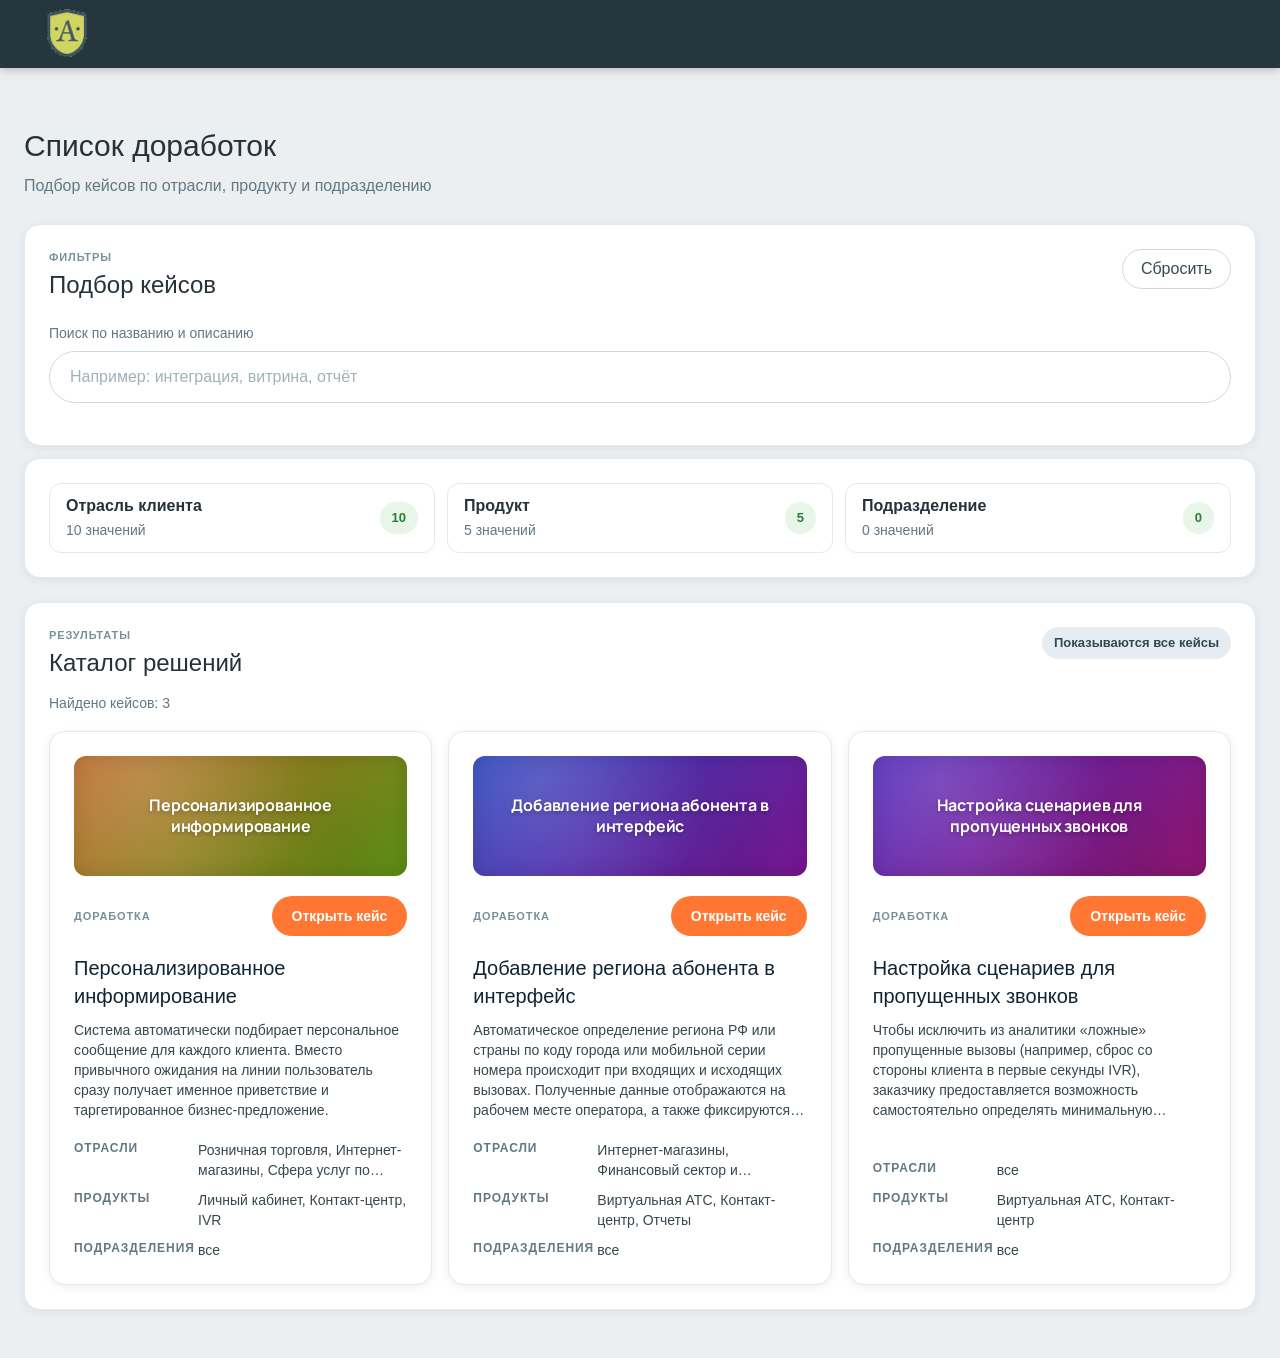
<file: index.html>
<!DOCTYPE html>
<html lang="ru">
<head>
  <meta charset="UTF-8">
  <meta name="viewport" content="width=device-width, initial-scale=1.0">
  <title>Дашборд кейсов доработок</title>
  <meta
    name="description"
    content="Одностраничный каталог кейсов доработок с фильтрами по отрасли, продукту и подразделению."
  >
  <link rel="preconnect" href="https://fonts.googleapis.com">
  <link rel="preconnect" href="https://fonts.gstatic.com" crossorigin>
  <link
    href="https://fonts.googleapis.com/css2?family=Manrope:wght@400;500;600;700;800&display=swap"
    rel="stylesheet"
  >
  <link rel="stylesheet" href="styles.css">
</head>
<body>
  <div class="lk-shell">
    <header class="topbar">
      <div class="logo-mark" aria-label="Mango Academy">
        <img src="./assets/mango-academy-mark.png" alt="Mango Academy">
      </div>
    </header>

    <div class="workspace">
      <main class="page-shell">
        <section class="content-header">
          <div>
            <h1>Список доработок</h1>
            <p>Подбор кейсов по отрасли, продукту и подразделению</p>
          </div>
        </section>

        <section class="filters-panel">
          <div class="panel-heading">
            <div>
              <p class="panel-heading__eyebrow">Фильтры</p>
              <h2>Подбор кейсов</h2>
            </div>
            <button class="ghost-button" id="reset-filters" type="button">Сбросить</button>
          </div>

          <label class="search-box" for="search-input">
            <span class="search-box__label">Поиск по названию и описанию</span>
            <input
              id="search-input"
              type="search"
              placeholder="Например: интеграция, витрина, отчёт"
              autocomplete="off"
            >
          </label>
        </section>

        <section class="filter-groups-shell filters-panel--top" aria-label="Фильтры">
          <div class="filter-groups" id="filter-groups"></div>
        </section>

        <section class="results-panel">
          <div class="results-toolbar">
            <div>
              <p class="panel-heading__eyebrow">Результаты</p>
              <h2>Каталог решений</h2>
            </div>
            <div class="active-filters" id="active-filters"></div>
          </div>

          <div class="results-state" id="results-state">Загружаю кейсы…</div>
          <div class="cards-grid" id="cards-grid" aria-live="polite"></div>
        </section>
      </main>
    </div>
  </div>

  <template id="case-card-template">
    <article class="case-card">
      <div class="case-card__body">
        <div class="case-card__visual" aria-hidden="true"></div>
        <div class="case-card__topline">
          <p class="case-card__eyebrow">Доработка</p>
          <a class="case-card__link" target="_blank" rel="noopener noreferrer">Открыть кейс</a>
        </div>
        <h3 class="case-card__title"></h3>
        <p class="case-card__description"></p>
        <div class="meta-block">
          <div class="meta-group">
            <span class="meta-group__label">Отрасли</span>
            <p class="meta-group__value" data-field="industries"></p>
          </div>
          <div class="meta-group">
            <span class="meta-group__label">Продукты</span>
            <p class="meta-group__value" data-field="products"></p>
          </div>
          <div class="meta-group">
            <span class="meta-group__label">Подразделения</span>
            <p class="meta-group__value" data-field="divisions"></p>
          </div>
        </div>
      </div>
    </article>
  </template>

  <script src="app.js" defer></script>
</body>
</html>
</file>
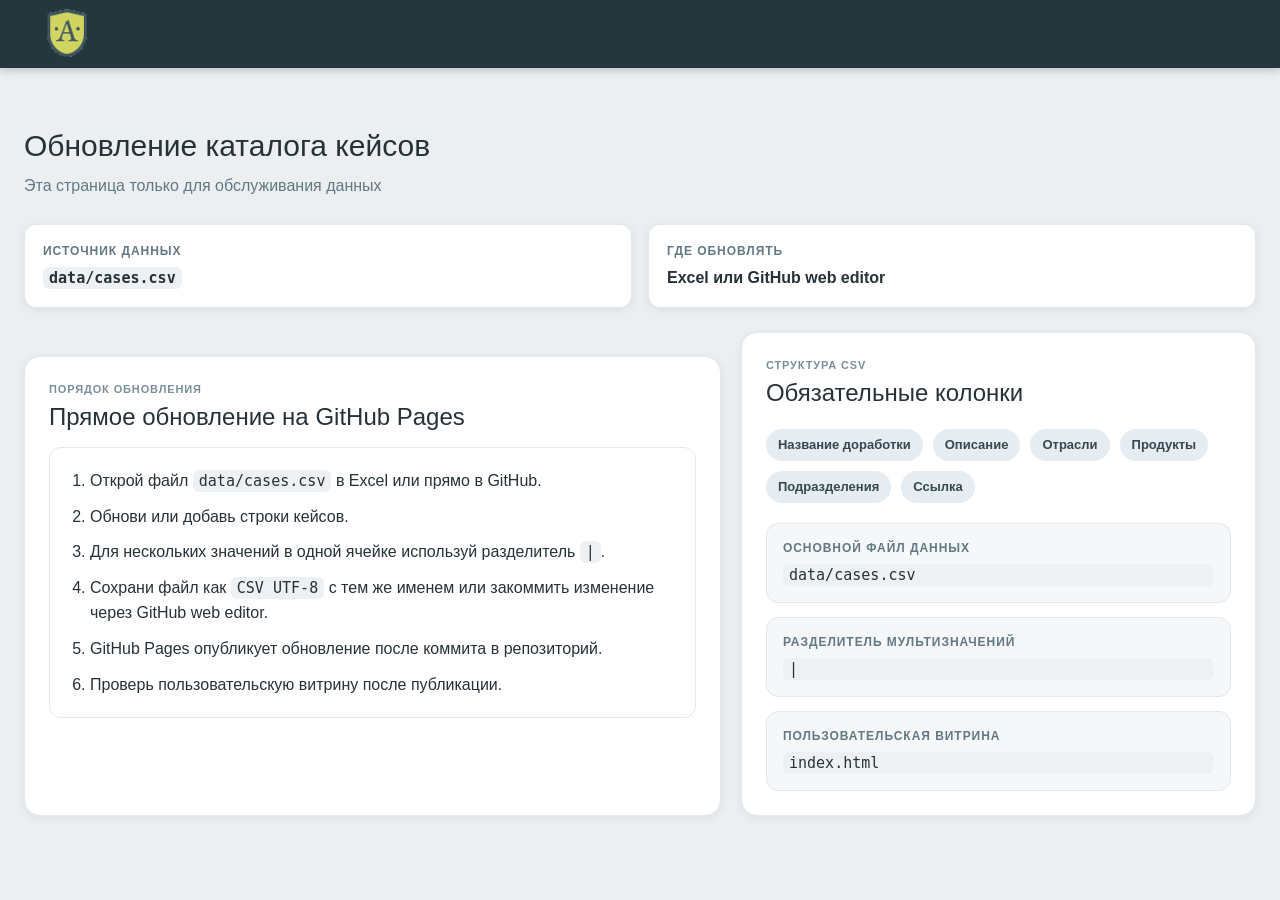
<file: admin.html>
<!DOCTYPE html>
<html lang="ru">
<head>
  <meta charset="UTF-8">
  <meta name="viewport" content="width=device-width, initial-scale=1.0">
  <title>Админка базы кейсов</title>
  <meta
    name="description"
    content="Внутренняя админ-страница для обновления базы кейсов Mango Academy."
  >
  <link rel="preconnect" href="https://fonts.googleapis.com">
  <link rel="preconnect" href="https://fonts.gstatic.com" crossorigin>
  <link
    href="https://fonts.googleapis.com/css2?family=Manrope:wght@400;500;600;700;800&display=swap"
    rel="stylesheet"
  >
  <link rel="stylesheet" href="styles.css">
</head>
<body>
  <div class="lk-shell">
    <header class="topbar">
      <div class="logo-mark" aria-label="Mango Academy">
        <img src="./assets/mango-academy-mark.png" alt="Mango Academy">
      </div>
    </header>

    <div class="workspace">
      <main class="page-shell">
        <section class="content-header">
          <div>
            <h1>Обновление каталога кейсов</h1>
            <p>Эта страница только для обслуживания данных</p>
          </div>
        </section>

        <section class="admin-summary">
          <div class="stat-card">
            <span class="stat-card__label">Источник данных</span>
            <strong class="stat-card__note"><code>data/cases.csv</code></strong>
          </div>
          <div class="stat-card">
            <span class="stat-card__label">Где обновлять</span>
            <strong class="stat-card__note">Excel или GitHub web editor</strong>
          </div>
        </section>

        <div class="admin-layout">
          <section class="results-panel">
            <div class="results-toolbar">
              <div>
                <p class="panel-heading__eyebrow">Порядок обновления</p>
                <h2>Прямое обновление на GitHub Pages</h2>
              </div>
            </div>

            <section class="workflow-panel workflow-panel--admin">
              <ol class="workflow-list">
                <li>Открой файл <code>data/cases.csv</code> в Excel или прямо в GitHub.</li>
                <li>Обнови или добавь строки кейсов.</li>
                <li>Для нескольких значений в одной ячейке используй разделитель <code>|</code>.</li>
                <li>Сохрани файл как <code>CSV UTF-8</code> с тем же именем или закоммить изменение через GitHub web editor.</li>
                <li>GitHub Pages опубликует обновление после коммита в репозиторий.</li>
                <li>Проверь пользовательскую витрину после публикации.</li>
              </ol>
            </section>
          </section>

          <section class="filters-panel admin-card">
            <div class="panel-heading">
              <div>
                <p class="panel-heading__eyebrow">Структура CSV</p>
                <h2>Обязательные колонки</h2>
              </div>
            </div>

            <div class="admin-tags">
              <span class="chip">Название доработки</span>
              <span class="chip">Описание</span>
              <span class="chip">Отрасли</span>
              <span class="chip">Продукты</span>
              <span class="chip">Подразделения</span>
              <span class="chip">Ссылка</span>
            </div>

            <div class="admin-command-list">
              <div class="admin-command">
                <span class="meta-group__label">Основной файл данных</span>
                <code>data/cases.csv</code>
              </div>
              <div class="admin-command">
                <span class="meta-group__label">Разделитель мультизначений</span>
                <code>|</code>
              </div>
              <div class="admin-command">
                <span class="meta-group__label">Пользовательская витрина</span>
                <code>index.html</code>
              </div>
            </div>
          </section>
        </div>
      </main>
    </div>
  </div>
</body>
</html>
</file>
<file: styles.css>
:root {
  --bg: #eceff1;
  --header: #26363d;
  --surface: #ffffff;
  --surface-soft: #f5f7f8;
  --surface-selected: #e5edf3;
  --border: #d3dae0;
  --border-light: #e4e8eb;
  --text: #263238;
  --muted: #627884;
  --icon: #37474f;
  --primary: #43a047;
  --primary-hover: #388e3c;
  --accent: #ff7733;
  --accent-hover: #ff9966;
  --info: #1e88e5;
  --radius-lg: 16px;
  --radius-md: 12px;
  --radius-sm: 6px;
  --shadow-card: 0 2px 8px rgba(38, 50, 56, 0.08);
  --shadow-card-hover: 0 6px 14px rgba(38, 50, 56, 0.18);
  --topbar-height: 68px;
  --container: 1240px;
}

*,
*::before,
*::after {
  box-sizing: border-box;
}

html {
  font-size: 16px;
}

body {
  margin: 0;
  min-height: 100vh;
  font-family: Roboto, Arial, sans-serif;
  color: var(--text);
  background: var(--bg);
}

a {
  color: inherit;
}

button,
input {
  font: inherit;
}

.lk-shell {
  min-height: 100vh;
}

.topbar {
  position: relative;
  z-index: 40;
  display: flex;
  align-items: center;
  min-height: var(--topbar-height);
  padding: 0 44px;
  background: var(--header);
  color: #ffffff;
  box-shadow: 0 2px 8px rgba(55, 71, 79, 0.3);
}

.logo-mark {
  display: inline-flex;
  align-items: center;
  min-width: 0;
}

.logo-mark img {
  display: block;
  width: 46px;
  height: auto;
  max-height: 50px;
  object-fit: contain;
}

.workspace {
  min-height: calc(100vh - var(--topbar-height));
}

.nav-icon {
  position: relative;
  width: 18px;
  height: 18px;
  flex: 0 0 auto;
  color: var(--icon);
}

.nav-icon::before,
.nav-icon::after {
  content: "";
  position: absolute;
  display: block;
}

.nav-icon--home::before {
  inset: 7px 3px 2px;
  background: currentColor;
  border-radius: 2px;
}

.nav-icon--home::after {
  left: 2px;
  top: 2px;
  width: 14px;
  height: 14px;
  border-left: 8px solid transparent;
  border-right: 8px solid transparent;
  border-bottom: 9px solid currentColor;
  transform: scaleX(0.78);
}

.nav-icon--grid::before {
  inset: 2px;
  border: 2px solid currentColor;
  border-radius: 2px;
  box-shadow: inset 5px 0 0 rgba(55, 71, 79, 0.18), inset -5px 0 0 rgba(55, 71, 79, 0.18);
}

.nav-icon--phone::before {
  inset: 1px 5px;
  border: 2px solid currentColor;
  border-radius: 4px;
}

.nav-icon--phone::after {
  left: 8px;
  bottom: 4px;
  width: 2px;
  height: 2px;
  border-radius: 50%;
  background: currentColor;
}

.nav-icon--link::before {
  left: 1px;
  top: 7px;
  width: 16px;
  height: 4px;
  border-radius: 6px;
  border: 2px solid currentColor;
  transform: rotate(-35deg);
}

.nav-icon--chart::before {
  left: 2px;
  bottom: 2px;
  width: 3px;
  height: 7px;
  background: currentColor;
  box-shadow: 6px -4px 0 currentColor, 12px -9px 0 currentColor;
}

.nav-icon--dialog::before {
  inset: 3px 2px 5px;
  background: currentColor;
  border-radius: 4px;
}

.nav-icon--dialog::after {
  left: 5px;
  bottom: 2px;
  border-top: 5px solid currentColor;
  border-right: 5px solid transparent;
}

.nav-icon--users::before {
  left: 2px;
  top: 2px;
  width: 6px;
  height: 6px;
  border-radius: 50%;
  background: currentColor;
  box-shadow: 8px 0 0 currentColor;
}

.nav-icon--users::after {
  left: 0;
  bottom: 2px;
  width: 18px;
  height: 7px;
  border-radius: 10px 10px 2px 2px;
  background: currentColor;
}

.nav-icon--wallet::before {
  inset: 3px 1px;
  border: 2px solid currentColor;
  border-radius: 3px;
}

.nav-icon--wallet::after {
  right: 2px;
  top: 7px;
  width: 6px;
  height: 5px;
  border-radius: 3px 0 0 3px;
  background: currentColor;
}

.nav-icon--settings::before {
  inset: 3px;
  border: 4px solid currentColor;
  border-radius: 50%;
}

.nav-icon--settings::after {
  left: 8px;
  top: 0;
  width: 2px;
  height: 18px;
  background: currentColor;
  box-shadow: -6px 6px 0 -1px currentColor, 6px -6px 0 -1px currentColor;
  transform: rotate(45deg);
}

.page-shell {
  width: min(calc(100% - 48px), var(--container));
  margin: 0 auto;
  padding: 26px 0 48px;
}

.content-header {
  min-height: 116px;
  padding: 34px 0 26px;
}

.content-header h1 {
  margin: 0;
  font-size: 30px;
  line-height: 36px;
  font-weight: 400;
  color: #263238;
}

.content-header p {
  margin: 10px 0 0;
  color: var(--muted);
  font-size: 16px;
  line-height: 24px;
}

.tabs-strip {
  display: flex;
  align-items: center;
  min-height: 64px;
  margin-bottom: 24px;
  padding: 0 12px;
  border-radius: 4px;
  background: var(--surface);
}

.tabs-strip__tab {
  display: inline-flex;
  align-items: center;
  min-height: 48px;
  padding: 0 16px;
  border-radius: 8px;
  color: var(--text);
  font-size: 14px;
}

.tabs-strip__tab--active {
  background: var(--surface-soft);
}

.filters-panel,
.filter-groups-shell,
.results-panel {
  border: 1px solid var(--border-light);
  border-radius: var(--radius-lg);
  background: var(--surface);
  box-shadow: var(--shadow-card);
}

.filters-panel,
.filter-groups-shell,
.results-panel {
  padding: 24px;
}

.filters-panel--top {
  position: sticky;
  top: 0;
  z-index: 20;
}

.filter-groups-shell {
  margin-top: 12px;
}

.panel-heading,
.results-toolbar {
  display: flex;
  align-items: flex-start;
  justify-content: space-between;
  gap: 16px;
}

.panel-heading__eyebrow,
.case-card__eyebrow {
  margin: 0;
  text-transform: uppercase;
  letter-spacing: 0.08em;
  font-size: 11px;
  line-height: 16px;
  font-weight: 700;
  color: #78909c;
}

.panel-heading h2,
.results-toolbar h2 {
  margin: 4px 0 0;
  font-size: 24px;
  line-height: 32px;
  font-weight: 500;
  color: #263238;
}

.ghost-button {
  min-height: 40px;
  border: 1px solid var(--border);
  border-radius: 24px;
  background: #ffffff;
  color: #37474f;
  padding: 8px 18px;
  cursor: pointer;
  transition: background 0.18s ease, border-color 0.18s ease;
}

.ghost-button:hover,
.ghost-button:focus-visible {
  background: var(--surface-soft);
  border-color: #a0b1b9;
}

.search-box {
  display: flex;
  flex-direction: column;
  gap: 8px;
  margin: 22px 0 18px;
}

.search-box__label {
  font-size: 14px;
  line-height: 20px;
  color: var(--muted);
}

.search-box input {
  width: 100%;
  min-height: 52px;
  border: 1px solid var(--border);
  border-radius: 28px;
  background: #ffffff;
  padding: 0 20px;
  color: var(--text);
  font-size: 16px;
}

.search-box input::placeholder {
  color: #a0b1b9;
}

.search-box input:focus-visible {
  outline: none;
  border-color: var(--primary);
  box-shadow: 0 0 0 3px rgba(67, 160, 71, 0.18);
}

.filter-groups {
  display: grid;
  grid-template-columns: repeat(3, minmax(0, 1fr));
  gap: 12px;
}

.filter-group {
  position: relative;
  border: 1px solid var(--border-light);
  border-radius: var(--radius-md);
  background: #ffffff;
}

.filter-group[open] {
  z-index: 25;
  box-shadow: var(--shadow-card-hover);
}

.filter-group summary {
  display: flex;
  align-items: center;
  justify-content: space-between;
  gap: 12px;
  min-height: 64px;
  padding: 12px 16px;
  list-style: none;
  cursor: pointer;
}

.filter-group summary::-webkit-details-marker {
  display: none;
}

.filter-group__meta {
  display: flex;
  flex-direction: column;
  gap: 4px;
  min-width: 0;
}

.filter-group__label {
  font-size: 16px;
  line-height: 20px;
  font-weight: 700;
}

.filter-group__status {
  color: var(--muted);
  font-size: 14px;
  line-height: 20px;
  white-space: nowrap;
  overflow: hidden;
  text-overflow: ellipsis;
}

.filter-group__body {
  display: grid;
  gap: 12px;
  position: absolute;
  top: calc(100% + 8px);
  left: 0;
  right: 0;
  padding: 16px;
  border: 1px solid var(--border-light);
  border-radius: var(--radius-md);
  background: #ffffff;
  box-shadow: var(--shadow-card-hover);
}

.filter-actions {
  display: flex;
  gap: 8px;
  flex-wrap: wrap;
}

.filter-action {
  min-height: 34px;
  border: 0;
  border-radius: 18px;
  padding: 6px 12px;
  cursor: pointer;
  background: #edf1f3;
  color: #37474f;
}

.filter-action:hover {
  background: #e0e7eb;
}

.checkbox-list {
  display: grid;
  gap: 8px;
  max-height: 260px;
  overflow: auto;
  padding-right: 4px;
}

.checkbox-item {
  display: flex;
  align-items: flex-start;
  gap: 10px;
  padding: 10px 12px;
  border-radius: 10px;
  background: var(--surface-soft);
}

.checkbox-item input {
  accent-color: var(--primary);
  margin-top: 2px;
}

.checkbox-item__text {
  display: flex;
  flex-direction: column;
  gap: 2px;
}

.checkbox-item__label {
  font-size: 14px;
  line-height: 20px;
}

.checkbox-item__hint {
  font-size: 12px;
  line-height: 16px;
  color: var(--muted);
}

.results-panel {
  margin-top: 24px;
}

.results-toolbar {
  margin-bottom: 14px;
}

.active-filters {
  display: flex;
  flex-wrap: wrap;
  justify-content: flex-end;
  gap: 8px;
}

.results-state {
  margin-bottom: 18px;
  color: var(--muted);
  font-size: 14px;
  line-height: 20px;
}

.cards-grid {
  display: grid;
  gap: 16px;
  grid-template-columns: repeat(auto-fit, minmax(300px, 1fr));
}

.case-card {
  min-height: 360px;
  border: 1px solid var(--border-light);
  border-radius: var(--radius-lg);
  background: #ffffff;
  box-shadow: var(--shadow-card);
  overflow: hidden;
  transition: transform 0.18s ease, box-shadow 0.18s ease;
}

.case-card:hover {
  transform: translateY(-2px);
  box-shadow: var(--shadow-card-hover);
}

.case-card__body {
  display: flex;
  flex-direction: column;
  min-height: 100%;
  padding: 24px;
}

.case-card__visual {
  display: flex;
  align-items: center;
  justify-content: center;
  min-height: 120px;
  margin-bottom: 20px;
  border-radius: var(--radius-md);
  padding: 16px;
  text-align: center;
  color: #ffffff;
  font-weight: 700;
  font-size: 16px;
  line-height: 1.3;
  text-shadow: 0 2px 4px rgba(0, 0, 0, 0.25);
  position: relative;
  overflow: hidden;
  box-shadow: inset 0 0 20px rgba(0, 0, 0, 0.15);
}

.case-card__visual::before {
  content: "";
  position: absolute;
  inset: 0;
  background: radial-gradient(circle at 20% 20%, rgba(255, 255, 255, 0.18) 0%, transparent 60%),
              radial-gradient(circle at 80% 80%, rgba(0, 0, 0, 0.12) 0%, transparent 60%);
  z-index: 1;
}

.case-card__visual-text {
  position: relative;
  z-index: 2;
  display: -webkit-box;
  -webkit-line-clamp: 3;
  -webkit-box-orient: vertical;
  overflow: hidden;
  font-family: 'Manrope', sans-serif;
  letter-spacing: -0.01em;
}

.case-card__topline {
  display: flex;
  align-items: center;
  justify-content: space-between;
  gap: 16px;
}

.case-card__link {
  display: inline-flex;
  align-items: center;
  justify-content: center;
  min-height: 40px;
  padding: 0 20px;
  border-radius: 20px;
  text-decoration: none;
  background: var(--accent);
  color: #ffffff;
  font-size: 14px;
  line-height: 20px;
  font-weight: 700;
  white-space: nowrap;
}

.case-card__link:hover {
  background: var(--accent-hover);
}

.case-card__title {
  margin: 18px 0 10px;
  font-size: 20px;
  line-height: 28px;
  font-weight: 400;
  color: #102433;
}

.case-card__description {
  margin: 0 0 20px;
  color: #37474f;
  font-size: 14px;
  line-height: 20px;
  display: -webkit-box;
  -webkit-line-clamp: 5;
  -webkit-box-orient: vertical;
  overflow: hidden;
}

.meta-block {
  display: grid;
  gap: 10px;
  margin-top: auto;
}

.meta-group {
  display: grid;
  gap: 12px;
  grid-template-columns: 112px minmax(0, 1fr);
  align-items: start;
}

.meta-group__label {
  font-size: 12px;
  line-height: 16px;
  font-weight: 700;
  color: var(--muted);
  text-transform: uppercase;
  letter-spacing: 0.08em;
}

.meta-group__value {
  margin: 0;
  color: #37474f;
  font-size: 14px;
  line-height: 20px;
  display: -webkit-box;
  -webkit-line-clamp: 2;
  -webkit-box-orient: vertical;
  overflow: hidden;
}

.chip {
  display: inline-flex;
  align-items: center;
  min-height: 32px;
  padding: 0 12px;
  border-radius: 18px;
  background: var(--surface-selected);
  color: #37474f;
  font-size: 13px;
  line-height: 18px;
  font-weight: 700;
}

.filter-group summary .chip {
  background: #e8f5e9;
  color: #2e7d32;
}

.empty-state {
  padding: 28px;
  border-radius: var(--radius-md);
  background: var(--surface-soft);
  border: 1px dashed var(--border);
  color: var(--muted);
}

.workflow-panel {
  margin-top: 18px;
  padding: 20px;
  border-radius: var(--radius-md);
  border: 1px solid var(--border-light);
  background: #ffffff;
}

.workflow-list {
  margin: 0;
  padding-left: 20px;
  color: var(--text);
  line-height: 1.6;
}

.workflow-list li + li {
  margin-top: 10px;
}

.workflow-panel--admin {
  margin-top: 0;
}

.admin-summary {
  display: grid;
  grid-template-columns: repeat(2, minmax(0, 1fr));
  gap: 16px;
  margin-bottom: 24px;
}

.stat-card {
  display: grid;
  gap: 8px;
  padding: 18px;
  border: 1px solid var(--border-light);
  border-radius: var(--radius-md);
  background: #ffffff;
  box-shadow: var(--shadow-card);
}

.stat-card__label {
  color: var(--muted);
  font-size: 12px;
  line-height: 16px;
  text-transform: uppercase;
  letter-spacing: 0.08em;
  font-weight: 700;
}

.stat-card__note {
  color: var(--text);
  font-size: 16px;
  line-height: 22px;
}

.admin-layout {
  display: grid;
  grid-template-columns: minmax(0, 1.15fr) minmax(300px, 0.85fr);
  gap: 20px;
}

.admin-card {
  display: grid;
  align-content: start;
  gap: 20px;
}

.admin-tags {
  display: flex;
  flex-wrap: wrap;
  gap: 10px;
}

.admin-command-list {
  display: grid;
  gap: 14px;
}

.admin-command {
  display: grid;
  gap: 8px;
  padding: 16px;
  border-radius: var(--radius-md);
  background: var(--surface-soft);
  border: 1px solid var(--border-light);
}

.admin-command code,
.workflow-list code,
.stat-card code {
  font-family: ui-monospace, SFMono-Regular, Menlo, Consolas, monospace;
  font-size: 0.94rem;
  padding: 2px 6px;
  border-radius: 6px;
  background: #edf1f3;
}

@media (max-width: 1180px) {
  .cards-grid {
    grid-template-columns: repeat(auto-fit, minmax(280px, 1fr));
  }
}

@media (max-width: 980px) {
  .filter-groups,
  .admin-layout,
  .admin-summary {
    grid-template-columns: 1fr;
  }

  .filters-panel--top {
    position: static;
  }
}

@media (max-width: 720px) {
  .topbar {
    min-height: 60px;
    padding: 0 20px;
  }

  .logo-mark img {
    width: 42px;
    max-height: 44px;
  }

  .page-shell {
    width: min(calc(100% - 24px), var(--container));
    padding-top: 16px;
  }

  .content-header {
    min-height: 0;
    padding: 18px 0;
  }

  .content-header h1 {
    font-size: 26px;
    line-height: 32px;
  }

  .filters-panel,
  .filter-groups-shell,
  .results-panel {
    padding: 18px;
  }

  .case-card__topline,
  .panel-heading,
  .results-toolbar {
    flex-direction: column;
    align-items: stretch;
  }

  .active-filters {
    justify-content: flex-start;
  }

  .cards-grid {
    grid-template-columns: 1fr;
  }

  .case-card {
    min-height: 0;
  }

  .case-card__link {
    width: 100%;
  }

  .meta-group {
    grid-template-columns: 1fr;
    gap: 4px;
  }
}
</file>
